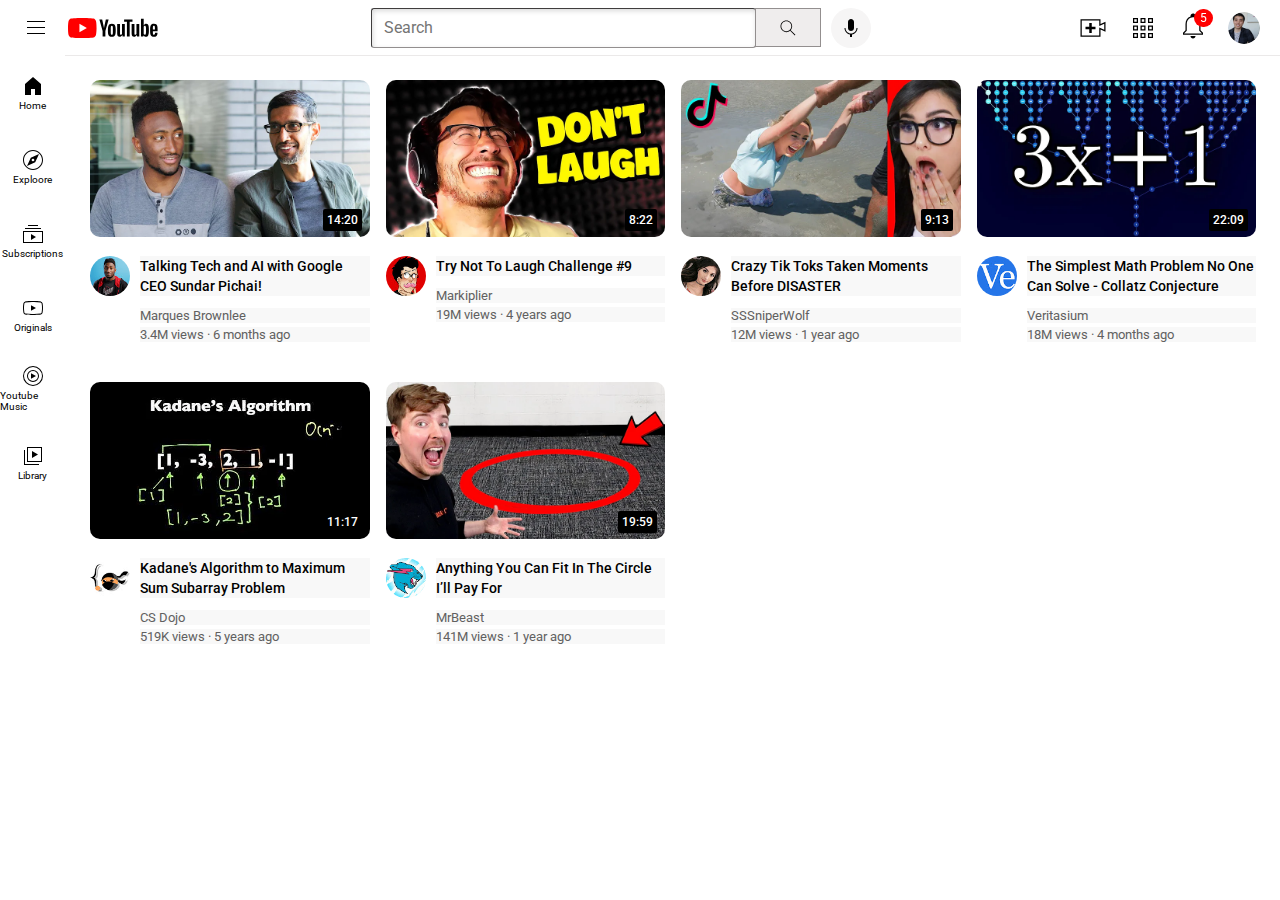
<file: index.html>
<!DOCTYPE html>
<html lang="en">
<head>
    <meta charset="UTF-8">
    <meta name="viewport" content="width=device-width, initial-scale=1.0">
    <title>Youtubedecoy</title>
    <link rel="preconnect" href="https://fonts.googleapis.com">
    <link rel="preconnect" href="https://fonts.gstatic.com" crossorigin>
    <link href="https://fonts.googleapis.com/css2?family=Roboto:ital,wght@0,100..900;1,100..900&display=swap" rel="stylesheet">
    <link rel="stylesheet" href="style/general.css">
    <link rel="stylesheet" href="style/header.css">
    <link rel="stylesheet" href="style/vid.css">
</head>
<body>
    <div class="header">
        <div class="leftsec">
            <img 
            class="hamburger-menu"
            src="icon/hamburger-menu.svg" alt="">
            <img 
            class="youtube-logo"
            src="icon/youtube-logo.svg  " alt="">
        </div>
        
        <div class="midsec">
                    <input class="see" type="text"
         placeholder="Search">
         <button class="search">
            <img 
            class="sicon" src="icon/search.svg" alt="">
            <div class="tooltip">Search</div>
         </button>
         <button class="vsearch">
            <img class="vsicon" src="icon/voice-search-icon.svg" alt="">
            <div class="tooltip">Search with your voice</div>
         </button>
        </div>

        <div class="rightsec"> 
            <div class="create">
            <img 
            class="upload"
            src="icon/upload.svg" alt="">
            <div class="tooltip">Create</div>
            </div>
            
            <div class="create">
            <img 
            class="youtube-apps"
            src="icon/youtube-apps.svg" alt="">
            <div class="tooltip">Youtube Apps</div>
            </div>

            <div class="create">
                <div class="noteicon">
            <img 
            class="notifications"
            src="icon/notifications.svg" alt="">
                    <div class="notecount">5</div>
                    <div class="tooltip">Notification</div>
            </div>
            </div>
            
            <img 
            class="my-channel"
            src="icon/my-channel.jpeg" alt="">
            

        </div>
    </div>

    <div class="sidebar">
        <div class="sidelink">
            <img src="icon/home.svg" alt="">
            <div>Home</div>
        </div>
        <div class="sidelink">
            <img src="icon/explore.svg" alt="">
            <div>Exploore</div>
        </div>
        <div class="sidelink">
            <img src="icon/subscriptions.svg" alt="">
            <div>Subscriptions</div>
        </div>
        <div class="sidelink">
            <img src="icon/originals.svg" alt="">
            <div>Originals</div>
        </div>
        <div class="sidelink">
            <img src="icon/youtube-music.svg" alt="">
            <div>Youtube Music</div>
        </div>
        <div class="sidelink">
            <img src="icon/library.svg" alt="">
            <div>Library</div>
        </div>
    </div>
    <!-- -->
 <div class="vidgrid">
        <div class="divex"> 
        <div class="thumb">
            <img class="pic" src="pictures/yt1.webp" alt="">
            <div class="vidtime">14:20</div>
        </div>
        <div class="vidingrid">
        <div class="channelpic">
            <img class="profile" 
            src="channelpict/channel-1.jpeg" alt="">
            </div>
         <div class="vidinfo">
            <p class="yt1">   
             Talking Tech and AI with Google CEO Sundar Pichai!
            </p>
            <p class="yt2"> Marques Brownlee</p>
            <p class="yt3"> 
                3.4M views · 6 months ago 
            </p>
          </div>
         </div>
        </div>
         <div class="divex">
        <div class="thumb">
            <img class="pic" src="pictures/yt2.webp" alt="">
            <div class="vidtime">8:22</div>
        </div>
        <div class="vidingrid">
        <div class="channelpic">
            <img class="profile" 
            src="channelpict/channel-2.jpeg" alt="">
        </div>
         <div class="vidinfo">
            <p class="yt1">   
             Try Not To Laugh Challenge #9
            </p>
            <p class="yt2">Markiplier</p>
            <p class="yt3"> 
                19M views · 4 years ago
            </p>
          </div>
         </div>
     </div>
    <div class="divex"> 
        <div class="thumb">
            <img class="pic" src="pictures/thumbnail-3.webp" alt="">
            <div class="vidtime">9:13</div>
        </div>
        <div class="vidingrid">
        <div class="channelpic">
            <img class="profile" 
            src="channelpict/channel-3.jpeg" alt="">
            </div>
         <div class="vidinfo">
            <p class="yt1">   
              Crazy Tik Toks Taken Moments Before DISASTER

            </p>
            <p class="yt2"> SSSniperWolf</p>
            <p class="yt3"> 
              
12M views · 1 year ago
            </p>
          </div>
         </div>
     </div>
    
        <div class="divex">
        <div class="thumb">
            <img class="pic" src="pictures/thumbnail-4.webp" alt="">
            <div class="vidtime">22:09</div>
        </div>
        <div class="vidingrid">
        <div class="channelpic">
            <img class="profile" 
            src="channelpict/channel-4.jpeg" alt="">
        </div>
         <div class="vidinfo">
            <p class="yt1">   
             The Simplest Math Problem No 
             One Can Solve - Collatz Conjecture
            </p>
            <p class="yt2">Veritasium</p>
            <p class="yt3">
            18M views · 4 months ago
            </p>
          </div>
         </div>
     </div>
    <div class="divex"> 
        <div class="thumb">
            <img class="pic" src="pictures/thumbnail-5.webp" alt="">
            <div class="vidtime">11:17</div>
        </div>
        <div class="vidingrid">
        <div class="channelpic">
            <img class="profile" 
            src="channelpict/channel-5.jpeg" alt="">
            </div>
         <div class="vidinfo">
            <p class="yt1">   
             Kadane's Algorithm to Maximum Sum Subarray Problem
            </p>
            <p class="yt2"> CS Dojo</p>
            <p class="yt3"> 
            519K views · 5 years ago 
            </p>
          </div>
         </div>
     </div>
    
        <div class="divex">
        <div class="thumb">
            <img class="pic" src="pictures/thumbnail-6.webp" alt="">
            <div class="vidtime">19:59</div>
        </div>
        <div class="vidingrid">
        <div class="channelpic">
            <img class="profile" 
            src="channelpict/channel-6.jpeg" alt="">
        </div>
         <div class="vidinfo">
            <p class="yt1">   
        Anything You Can Fit In 
        The Circle I’ll Pay For
            </p>
            <p class="yt2">MrBeast</p>
            <p class="yt3"> 
                141M views · 1 year ago
            </p>
          </div>
         </div>
     </div>
    </div>
       
</body>
</html>
</file>
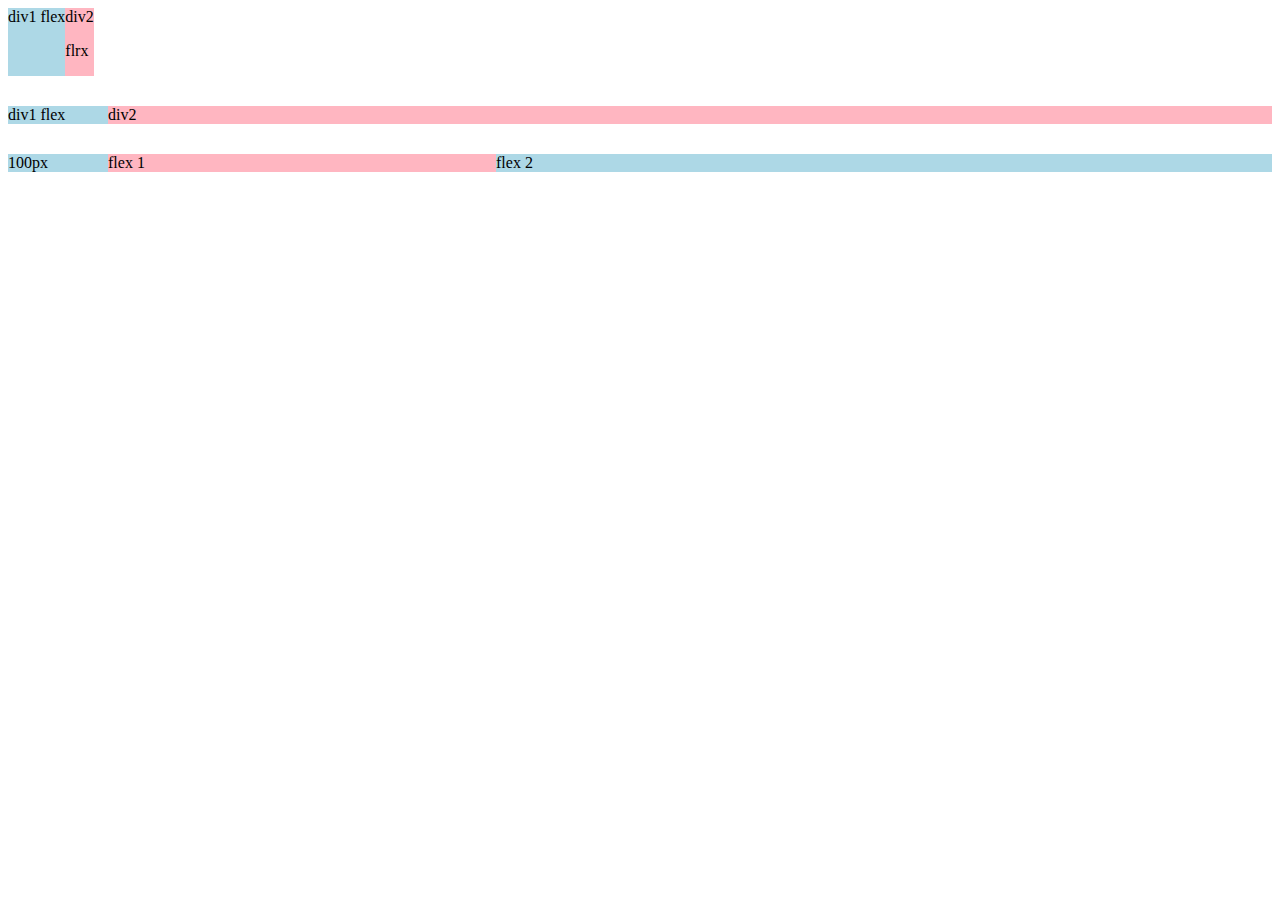
<file: flex.html>
<!DOCTYPE html>
<html lang="en">
<head>
    <meta charset="UTF-8">
    <meta name="viewport" content="width=device-width, initial-scale=1.0">
    <title>flexbox</title>
</head>
<body>
    <div style="
        display: flex;
        flex-direction: row;">
    <div style="background-color: lightblue;">div1 flex</div>
    <div style="background-color: lightpink;">div2<p>flrx</p></div>
    </div>
    <div style="
        display: flex;
        flex-direction: row;
        margin-top: 30px;">
    <div style="
    width: 100px;
    background-color: lightblue;">div1 flex</div>
    <div style="
    flex: 1;
    background-color: lightpink;">div2</div>
    </div>
    <div style="
        display: flex;
        flex-direction: row;
        margin-top: 30px;">
        <div style="
    width: 100px;
    background-color: lightblue;"
    >100px</div>
    <div style="
    flex: 1;
    background-color: lightpink;
    ">flex 1</div>
    <div style="
    flex: 2;
    background-color: lightblue;
    ">flex 2</div>
    </div>
</body>
</html>
</file>
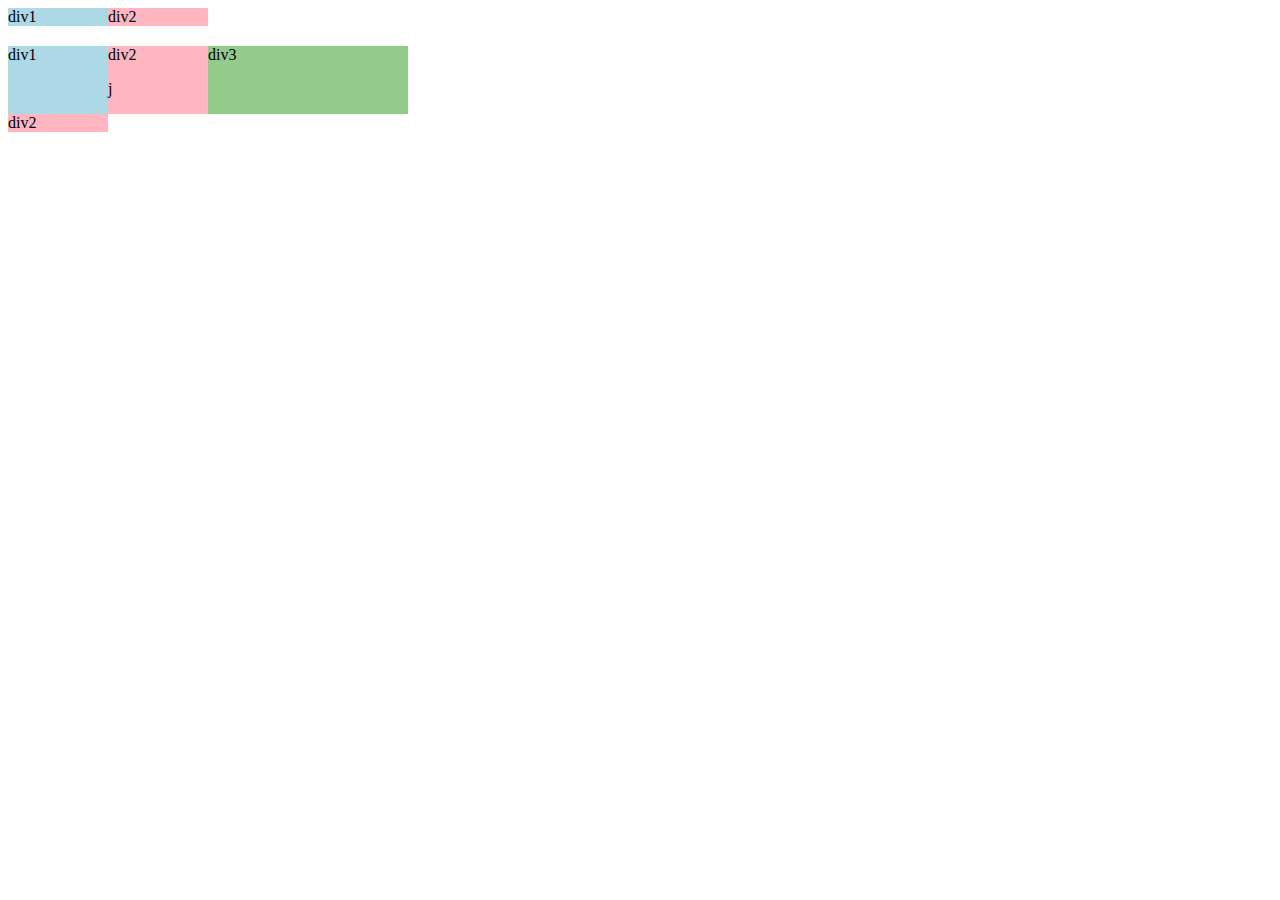
<file: grid.html>
<!DOCTYPE html>
<html lang="en">
<head>
    <meta charset="UTF-8">
    <meta name="viewport" content="width=device-width, initial-scale=1.0">
    <title>Grid</title>

</head>
<body>
    <div style="
        display: grid;
        grid-template-columns: 100px 100px;">
        <div style="background-color: lightblue;">div1</div>
        <div style="background-color: lightpink;">div2</div>
    </div>
   
    <div style="
        margin-top: 20px;
        display: grid;
        grid-template-columns: 100px 100px 200px;">
        <div style="background-color: lightblue;">div1</div>
        <div style="background-color: lightpink;">div2 <p>j</p></div>
        <div style="background-color: rgb(148, 203, 140);">div3</div>
        <div style="background-color: lightpink;">div2</div>
    </div>
</body>
</html>
</file>
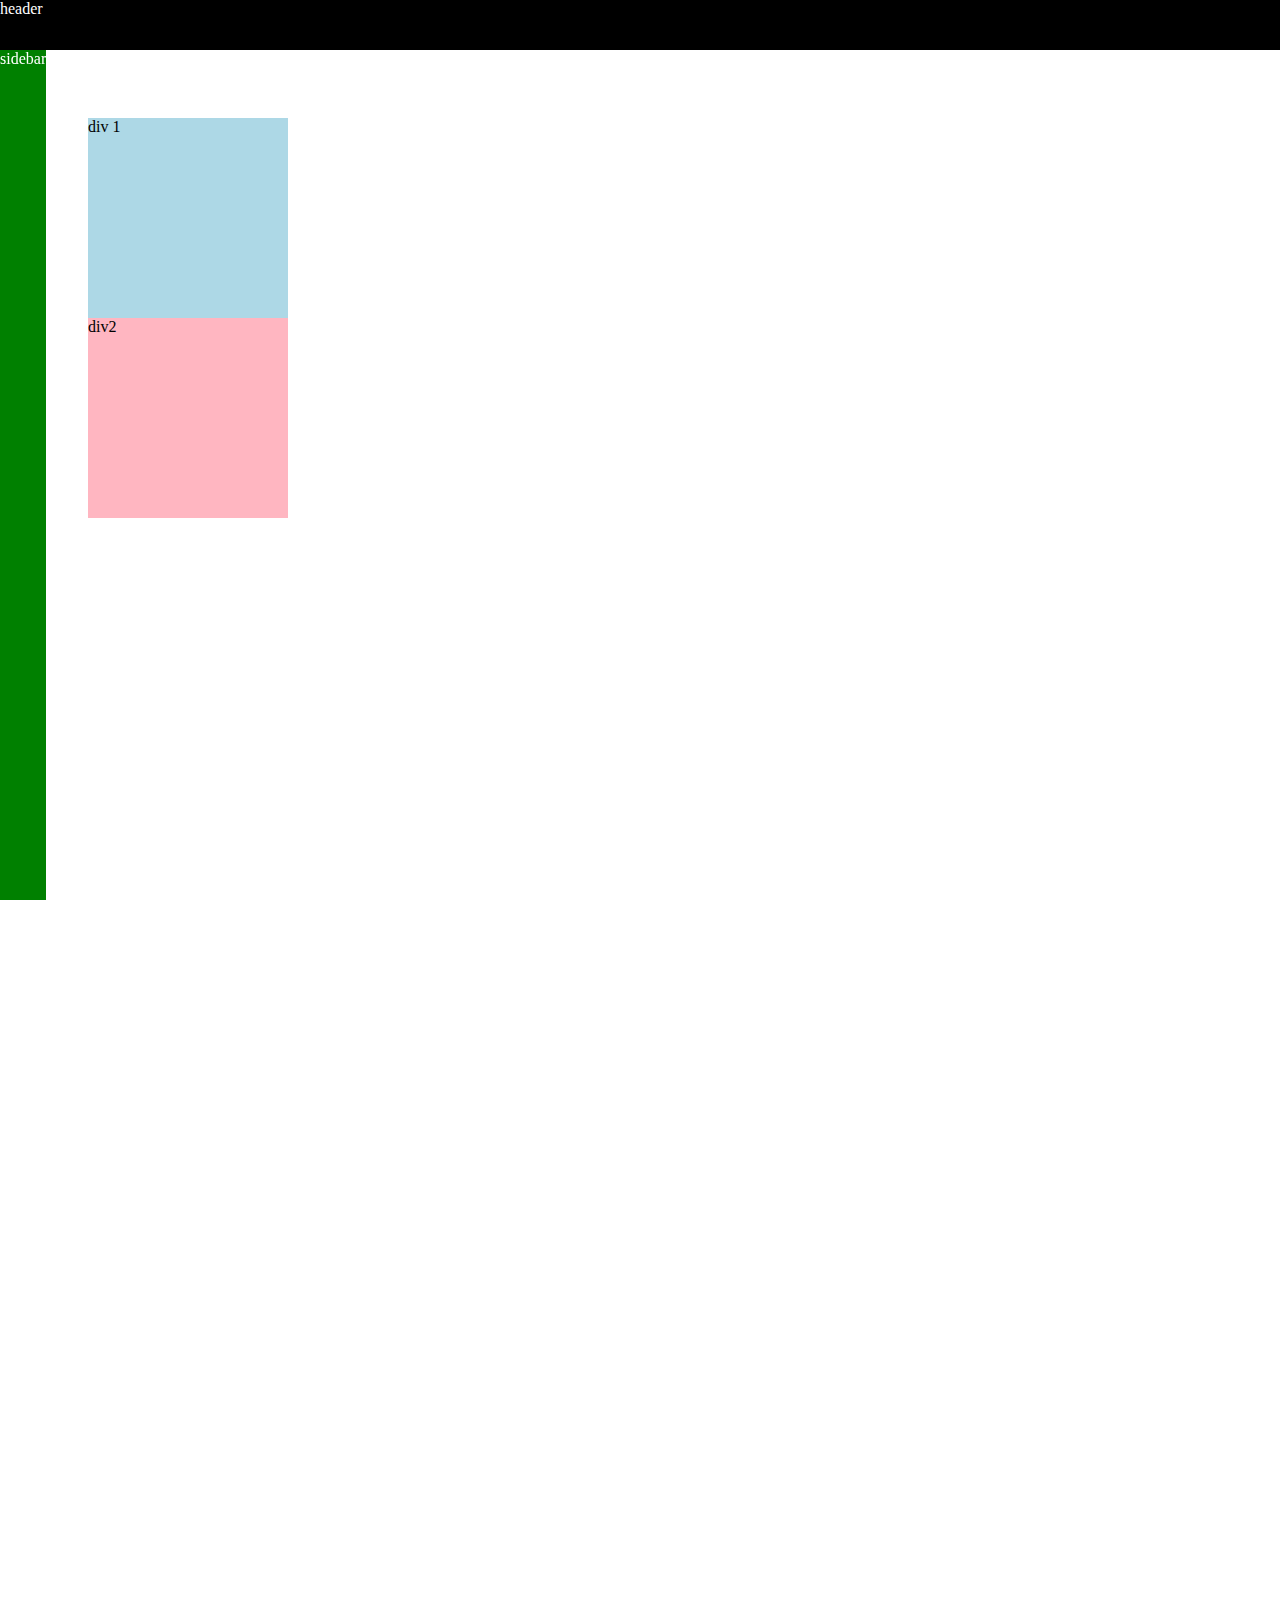
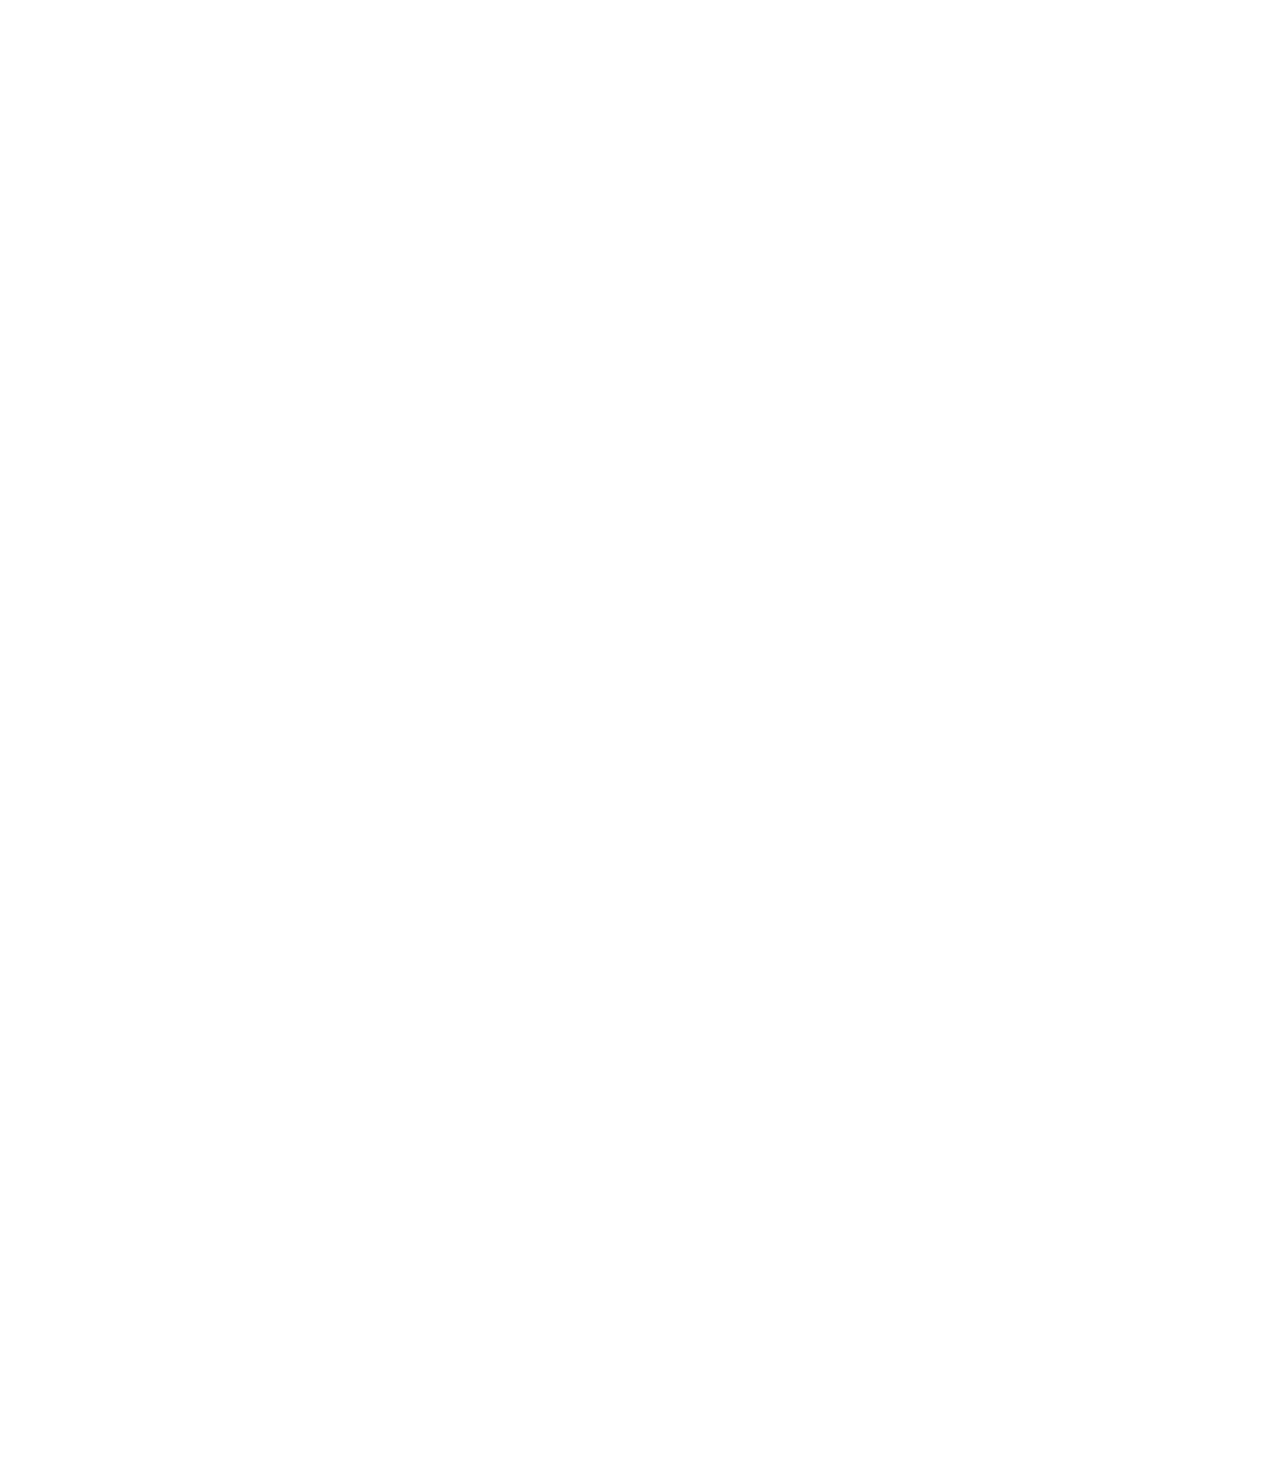
<file: position.html>
<!DOCTYPE html>
<html lang="en">
<head>
    <meta charset="UTF-8">
    <meta name="viewport" content="width=device-width, initial-scale=1.0">
    <title>Positiontime</title>
</head>
<body style="
height: 3000px;
padding-top: 50px;
padding-left: 80px;
">
    <div style="
     background-color: black;
     color: white;
     position: fixed;
     top: 0px;
     right: 0;
     left: 0;
     height: 50px;
     ">header</div>



    <div style="
    background-color: lightblue;
    height: 200px;
    width: 200px;
    position: static;
    margin-top: 60px;
    ">div 1</div>
    <div style=
    "
    background-color: lightpink;
    height: 200px;
    width: 200px;
    ">
        div2
    </div>

         <div style="
     background-color: green;
     position: fixed;
     color: white;
     top:50px;
     left: 0;
     bottom: 0;
     ">sidebar</div>
     
</body>
</html>
</file>
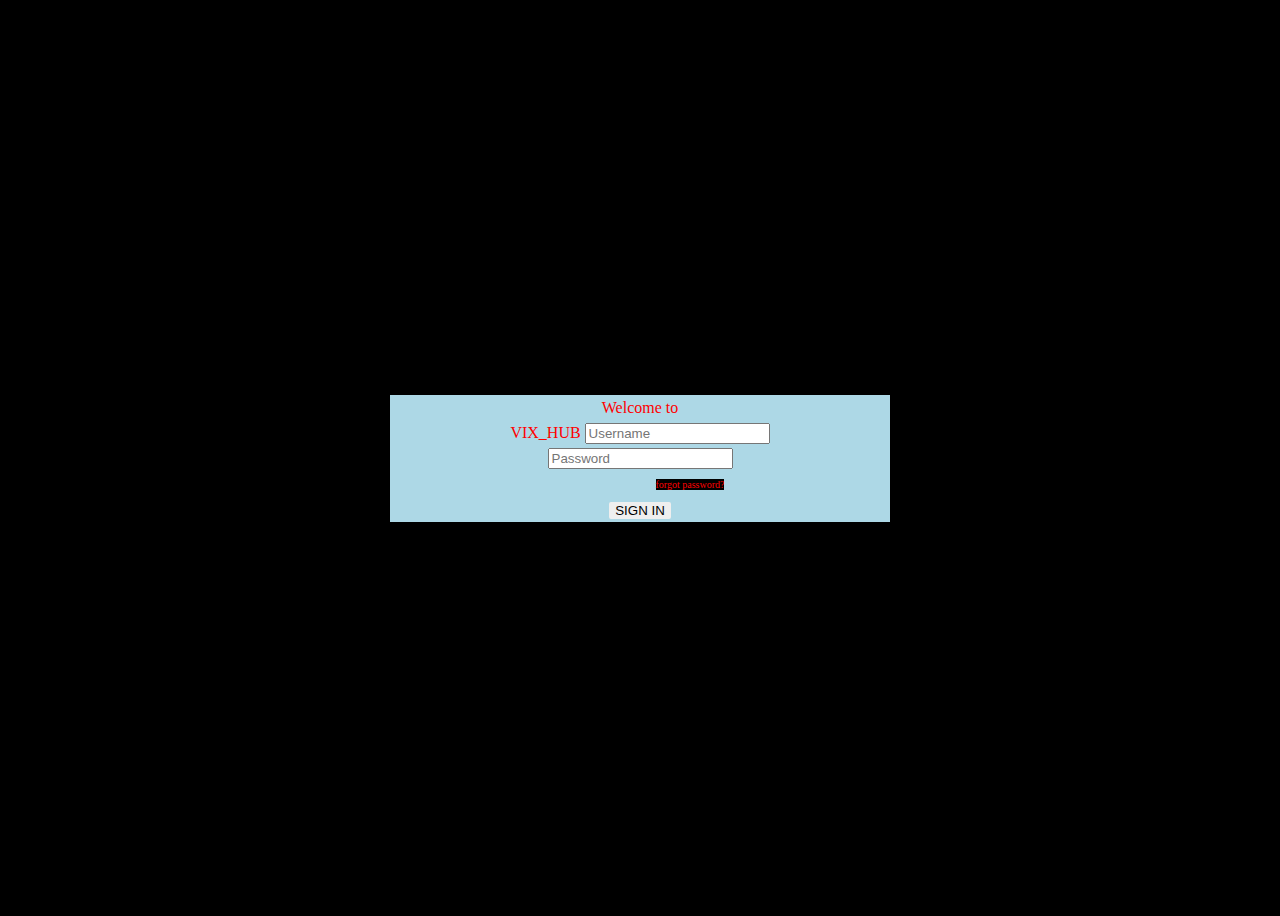
<file: tiktok.html>
<!DOCTYPE html>
<html lang="en">
<head>
    <title>Document</title>
    <link rel="stylesheet" href="tiktok.css">
</head>
<body>

    <div class="container">
  <div class="box"> 
    Welcome to <br>
    VIX_HUB
    
    <input type="text" placeholder="Username">
    <br>
    <input type="text" placeholder="Password">
    <br>
    <span style="
    position: relative;
    font-size: 10px;
    left: 50px;
    background-color: black;
    cursor: pointer;
    ">
        forgot password?
    </span>
    <br>
    <button style="
    border: none;
    border-radius: 2px ;
    cursor: pointer;
    ">
        SIGN IN
    </button>
  </div>
</div>

</body>
</html>
</file>
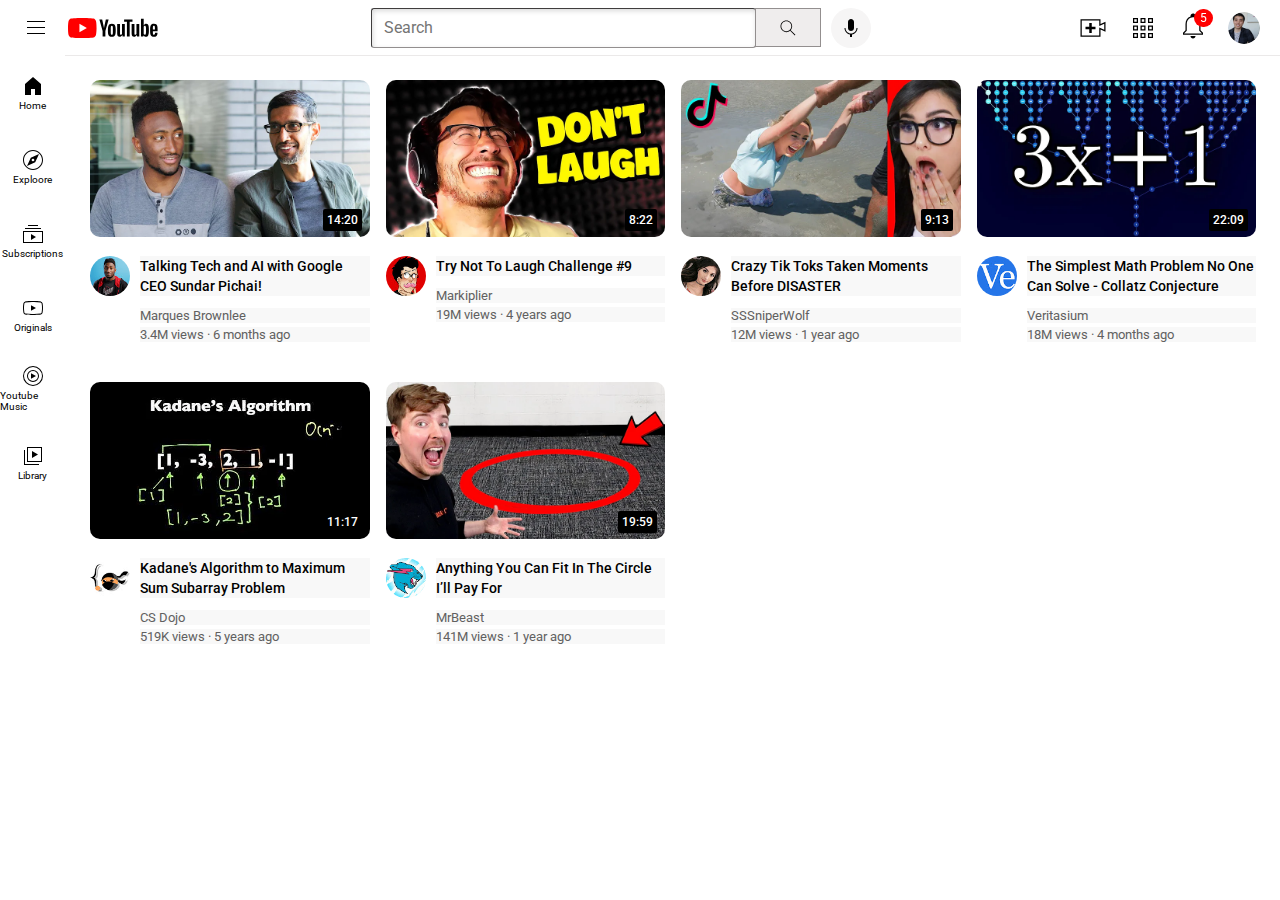
<file: Youtube.html>
<!DOCTYPE html>
<html lang="en">
<head>
    <meta charset="UTF-8">
    <meta name="viewport" content="width=device-width, initial-scale=1.0">
    <title>Youtubedecoy</title>
    <link rel="preconnect" href="https://fonts.googleapis.com">
    <link rel="preconnect" href="https://fonts.gstatic.com" crossorigin>
    <link href="https://fonts.googleapis.com/css2?family=Roboto:ital,wght@0,100..900;1,100..900&display=swap" rel="stylesheet">
    <link rel="stylesheet" href="style/general.css">
    <link rel="stylesheet" href="style/header.css">
    <link rel="stylesheet" href="style/vid.css">
</head>
<body>
    <div class="header">
        <div class="leftsec">
            <img 
            class="hamburger-menu"
            src="icon/hamburger-menu.svg" alt="">
            <img 
            class="youtube-logo"
            src="icon/youtube-logo.svg  " alt="">
        </div>
        
        <div class="midsec">
                    <input class="see" type="text"
         placeholder="Search">
         <button class="search">
            <img 
            class="sicon" src="icon/search.svg" alt="">
            <div class="tooltip">Search</div>
         </button>
         <button class="vsearch">
            <img class="vsicon" src="icon/voice-search-icon.svg" alt="">
            <div class="tooltip">Search with your voice</div>
         </button>
        </div>

        <div class="rightsec"> 
            <div class="create">
            <img 
            class="upload"
            src="icon/upload.svg" alt="">
            <div class="tooltip">Create</div>
            </div>
            
            <div class="create">
            <img 
            class="youtube-apps"
            src="icon/youtube-apps.svg" alt="">
            <div class="tooltip">Youtube Apps</div>
            </div>

            <div class="create">
                <div class="noteicon">
            <img 
            class="notifications"
            src="icon/notifications.svg" alt="">
                    <div class="notecount">5</div>
                    <div class="tooltip">Notification</div>
            </div>
            </div>
            
            <img 
            class="my-channel"
            src="icon/my-channel.jpeg" alt="">
            

        </div>
    </div>

    <div class="sidebar">
        <div class="sidelink">
            <img src="icon/home.svg" alt="">
            <div>Home</div>
        </div>
        <div class="sidelink">
            <img src="icon/explore.svg" alt="">
            <div>Exploore</div>
        </div>
        <div class="sidelink">
            <img src="icon/subscriptions.svg" alt="">
            <div>Subscriptions</div>
        </div>
        <div class="sidelink">
            <img src="icon/originals.svg" alt="">
            <div>Originals</div>
        </div>
        <div class="sidelink">
            <img src="icon/youtube-music.svg" alt="">
            <div>Youtube Music</div>
        </div>
        <div class="sidelink">
            <img src="icon/library.svg" alt="">
            <div>Library</div>
        </div>
    </div>
    <!-- -->
 <div class="vidgrid">
        <div class="divex"> 
        <div class="thumb">
            <img class="pic" src="pictures/yt1.webp" alt="">
            <div class="vidtime">14:20</div>
        </div>
        <div class="vidingrid">
        <div class="channelpic">
            <img class="profile" 
            src="channelpict/channel-1.jpeg" alt="">
            </div>
         <div class="vidinfo">
            <p class="yt1">   
             Talking Tech and AI with Google CEO Sundar Pichai!
            </p>
            <p class="yt2"> Marques Brownlee</p>
            <p class="yt3"> 
                3.4M views · 6 months ago 
            </p>
          </div>
         </div>
        </div>
         <div class="divex">
        <div class="thumb">
            <img class="pic" src="pictures/yt2.webp" alt="">
            <div class="vidtime">8:22</div>
        </div>
        <div class="vidingrid">
        <div class="channelpic">
            <img class="profile" 
            src="channelpict/channel-2.jpeg" alt="">
        </div>
         <div class="vidinfo">
            <p class="yt1">   
             Try Not To Laugh Challenge #9
            </p>
            <p class="yt2">Markiplier</p>
            <p class="yt3"> 
                19M views · 4 years ago
            </p>
          </div>
         </div>
     </div>
    <div class="divex"> 
        <div class="thumb">
            <img class="pic" src="pictures/thumbnail-3.webp" alt="">
            <div class="vidtime">9:13</div>
        </div>
        <div class="vidingrid">
        <div class="channelpic">
            <img class="profile" 
            src="channelpict/channel-3.jpeg" alt="">
            </div>
         <div class="vidinfo">
            <p class="yt1">   
              Crazy Tik Toks Taken Moments Before DISASTER

            </p>
            <p class="yt2"> SSSniperWolf</p>
            <p class="yt3"> 
              
12M views · 1 year ago
            </p>
          </div>
         </div>
     </div>
    
        <div class="divex">
        <div class="thumb">
            <img class="pic" src="pictures/thumbnail-4.webp" alt="">
            <div class="vidtime">22:09</div>
        </div>
        <div class="vidingrid">
        <div class="channelpic">
            <img class="profile" 
            src="channelpict/channel-4.jpeg" alt="">
        </div>
         <div class="vidinfo">
            <p class="yt1">   
             The Simplest Math Problem No 
             One Can Solve - Collatz Conjecture
            </p>
            <p class="yt2">Veritasium</p>
            <p class="yt3">
            18M views · 4 months ago
            </p>
          </div>
         </div>
     </div>
    <div class="divex"> 
        <div class="thumb">
            <img class="pic" src="pictures/thumbnail-5.webp" alt="">
            <div class="vidtime">11:17</div>
        </div>
        <div class="vidingrid">
        <div class="channelpic">
            <img class="profile" 
            src="channelpict/channel-5.jpeg" alt="">
            </div>
         <div class="vidinfo">
            <p class="yt1">   
             Kadane's Algorithm to Maximum Sum Subarray Problem
            </p>
            <p class="yt2"> CS Dojo</p>
            <p class="yt3"> 
            519K views · 5 years ago 
            </p>
          </div>
         </div>
     </div>
    
        <div class="divex">
        <div class="thumb">
            <img class="pic" src="pictures/thumbnail-6.webp" alt="">
            <div class="vidtime">19:59</div>
        </div>
        <div class="vidingrid">
        <div class="channelpic">
            <img class="profile" 
            src="channelpict/channel-6.jpeg" alt="">
        </div>
         <div class="vidinfo">
            <p class="yt1">   
        Anything You Can Fit In 
        The Circle I’ll Pay For
            </p>
            <p class="yt2">MrBeast</p>
            <p class="yt3"> 
                141M views · 1 year ago
            </p>
          </div>
         </div>
     </div>
    </div>
       
</body>
</html>
</file>
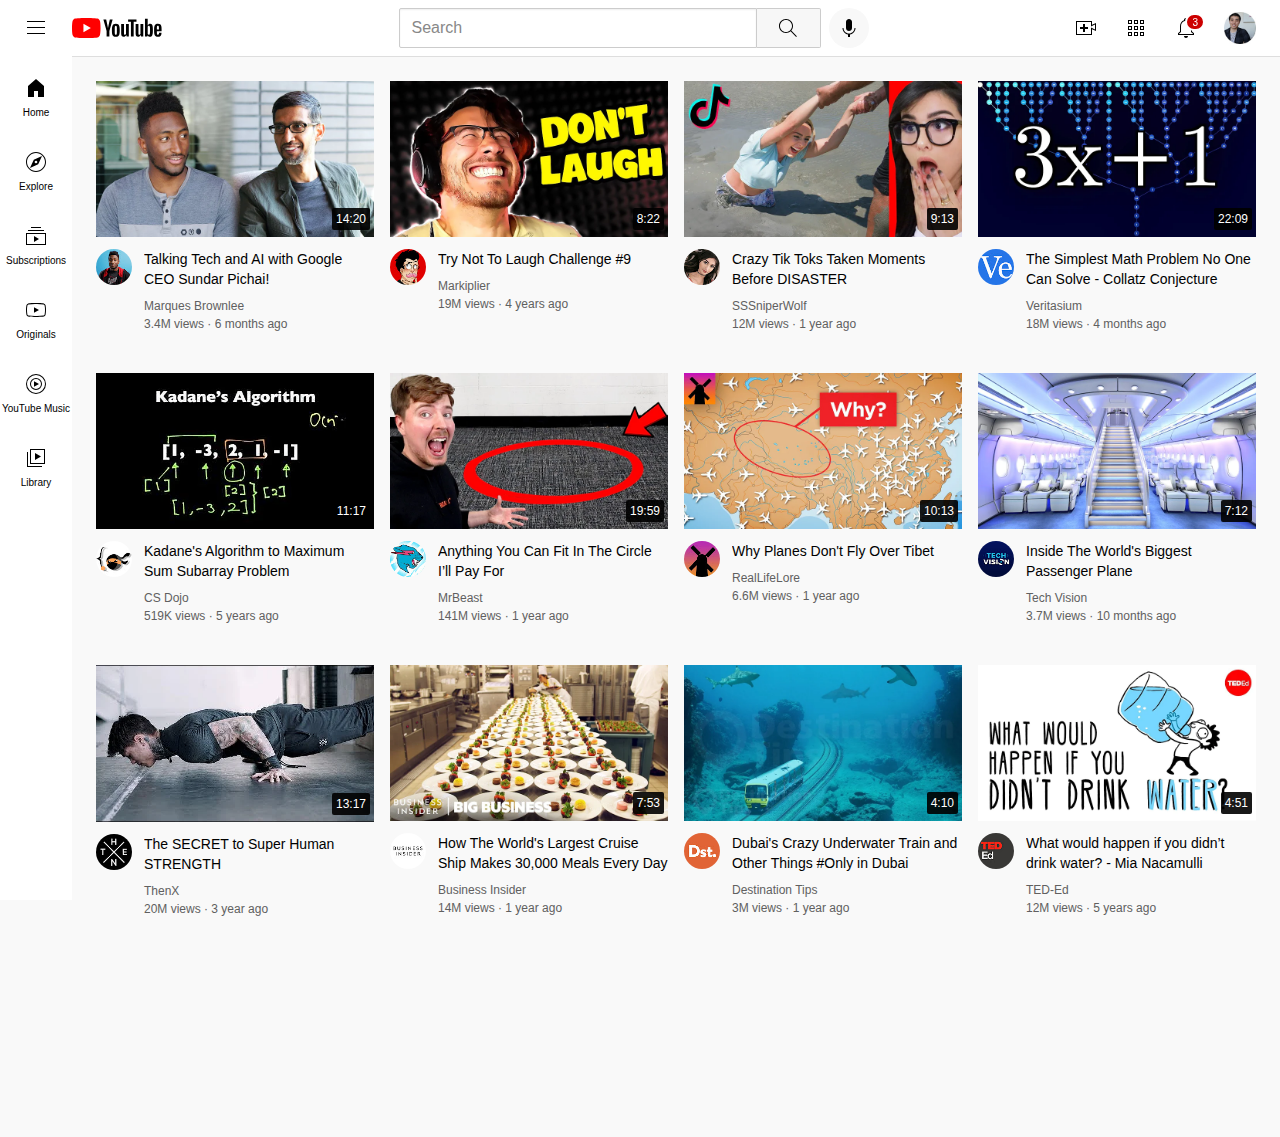
<file: icon/YouTube Exercise.html>
<!DOCTYPE html>
<!-- saved from url=(0042)https://supersimple.dev/exercises/youtube/ -->
<html><head><meta http-equiv="Content-Type" content="text/html; charset=UTF-8">
    <title>YouTube Exercise</title>
    <link rel="preconnect" href="https://fonts.googleapis.com/">
    <link rel="preconnect" href="https://fonts.gstatic.com/" crossorigin="">
    <link href="./YouTube Exercise_files/css2" rel="stylesheet">
    <style>
      * {
        box-sizing: border-box;
      }

      body {
        margin: 0;
      }

      .Exercises-YouTube {
        font-family: Roboto, Arial, sans-serif;
        padding-top: 57px;
        padding-left: 72px;
        background-color: rgb(249, 249, 249);
      }

      .header {
        display: flex;
        height: 57px;
        border-bottom: 1px solid rgb(222, 222, 222);
        margin-bottom: 20px;
        justify-content: space-between;
        align-items: center;

        position: fixed;
        top: 0;
        left: 0;
        right: 0;
        background-color: white;

        z-index: 100;
      }

      .left-section {
        display: flex;
        align-items: center;
      }

      .left-section .hamburger-menu {
        height: 24px;
        margin-left: 24px;
        margin-right: 24px;
        cursor: pointer;
      }

      .left-section .youtube-logo {
        height: 20px;
        cursor: pointer;
      }

      .middle-section {
        display: flex;
        align-items: center;
        flex: 1;
        max-width: 470px;
        margin-left: 60px;
      }

      .middle-section .search-button img {
        height: 24px;
      }

      .middle-section .voice-search {
        cursor: pointer;
        height: 40px;
        width: 40px;
        border-radius: 20px;
        border: none;
        background-color: rgb(248, 248, 248);

        display: flex;
        justify-content: center;
        align-items: center;
      }

      .middle-section .voice-search img {
        height: 24px;
      }

      .right-section {
        display: flex;
        align-items: center;
        width: 182px;
        justify-content: space-between;
        margin-right: 24px;
        margin-left: 29px;
        flex-shrink: 0;
      }

      .right-section .icon {
        cursor: pointer;
        height: 24px;
      }

      .right-section .my-channel {
        height: 32px;
        cursor: pointer;
      }

      .notification-count {
        background-color: rgb(204, 0, 0);
        border-radius: 80px;
        position: absolute;
        top: -3px;
        right: -7px;
        color: white;
        border: 2px solid white;
        display: flex;
        justify-content: center;
        align-items: center;
        font-size: 10px;
        padding: 1.5px 5px;
        pointer-events: none;
      }

      .search-bar {
        font-family: Roboto, Arial, sans-serif;
        height: 40px;
        flex: 1;
        width: 0;
        min-width: 0;
        padding-left: 12px;
        font-size: 16px;
        -webkit-font-smoothing: antialiased;

        border: 1px solid rgb(204, 204, 204);
        border-top-left-radius: 2px;
        border-bottom-left-radius: 2px;

        box-shadow: inset 0px 1px 2px rgb(238, 238, 238)
      }

      .search-bar:focus {
        outline: 1px solid rgb(31, 92, 198);
        outline-offset: -1px;
      }

      .search-bar::placeholder {
        color: rgb(136, 136, 136);
        font-size: 16px;
        -webkit-font-smoothing: antialiased;
      }

      .search-button {
        height: 40px;
        width: 64px;

        border: 1px solid rgb(204, 204, 204);
        border-left: none;
        border-top-right-radius: 2px;
        border-bottom-right-radius: 2px;

        background-color: rgb(247, 247, 247);
        cursor: pointer;
        margin-right: 8px;

        display: flex;
        align-items: center;
        justify-content: center;
      }

      .search-button:hover {
        background-color: rgb(239, 239, 239);
      }

      .search-button:active {
        background-color: rgb(232, 232, 232);
      }

      .sidebar {
        position: fixed;
        left: 0;
        top: 56px;
        bottom: 0;

        background-color: white;
        width: 72px;
        padding-top: 4px;

        z-index: 200;
      }

      .sidebar-link {
        font-size: 10px;
        height: 74px;

        display: flex;
        flex-direction: column;
        justify-content: center;
        align-items: center;

        cursor: pointer;
      }

      .sidebar-link:hover {
        background-color: rgb(238, 238, 238);
      }

      .sidebar-link img {
        height: 24px;
        margin-bottom: 6.5px;
      }

      .tooltip {
        background-color: rgba(96, 96, 96, 0.9);
        color: white;
        font-size: 12px;
        padding: 8px;
        border-radius: 2px;
        position: absolute;

        bottom: -50px;

        opacity: 0;
        transition: opacity 0.15s;
        pointer-events: none;
        white-space: nowrap;
      }

      .tooltip-container {
        position: relative;
        display: flex;
        justify-content: center;
      }

      .tooltip-container:hover .tooltip {
        opacity: 1;
      }

      main {
        min-height: 120vh;
      }

      .video-grid {
        display: grid;
        grid-template-columns: 1fr 1fr;
        column-gap: 8px;
        row-gap: 22px;
        padding: 20px;
      }

      @media (min-width: 870px) and (max-width: 1124px) {
        .video-grid {
          grid-template-columns: 1fr 1fr 1fr;
        }
      }

      @media (min-width: 1125px) {
        .video-grid {
          grid-template-columns: 1fr 1fr 1fr 1fr;
        }
      }

      .thumbnail {
        width: 100%;
      }

      .video-title {
        margin-top: 8px;
        font-size: 14px;
        font-weight: 500;
        width: 100%;
        line-height: 20px;
        margin-bottom: 0;

        overflow: hidden;
        display: -webkit-box;
        -webkit-line-clamp: 2;
        -webkit-box-orient: vertical;
        text-overflow: ellipsis;
      }

      .channel-name,
      .video-stats {
        font-size: 12px;
        color: rgb(96, 96, 96);
      }

      .channel-name {
        margin-top: 10px;
        margin-bottom: 0;
      }

      .video-stats {
        margin-top: 4px;
      }

      .channel-link {
        text-decoration: none;
        color: inherit;
      }

      .video-link {
        text-decoration: none;
        color: black;
      }

      .video-card {
        padding: 4px;
        vertical-align: top;
      }

      .video-info-grid {
        display: grid;
        grid-template-columns: 48px 1fr;
      }

      .channel-profile-pic img {
        width: 36px;
        border-radius: 36px;
        margin-top: 8px;
      }

      .thumbnail-container {
        position: relative;
      }

      .video-time {
        position: absolute;
        bottom: 11px;
        right: 4px;

        color: white;
        background-color: rgba(0, 0, 0, 0.9);
        font-size: 12px;
        padding: 4px;
        border-radius: 2px;
        font-weight: 500;
      }
    </style>
  </head>
  <body>
    <div class="Exercises-YouTube">
      <header class="header">
        <div class="left-section">
          <img class="hamburger-menu" src="./YouTube Exercise_files/hamburger-menu.svg">
          <img class="youtube-logo" src="./YouTube Exercise_files/youtube-logo.svg">
        </div>

        <div class="middle-section">
          <input class="search-bar" type="text" placeholder="Search">
          <button class="search-button tooltip-container">
            <img src="./YouTube Exercise_files/search.svg">
            <div class="tooltip">Search</div>
          </button>
          <button class="voice-search tooltip-container">
            <img src="./YouTube Exercise_files/voice-search-icon.svg">
            <div class="tooltip">Search with your voice</div>
          </button>
        </div>

        <div class="right-section">
          <div class="tooltip-container">
            <img class="icon" src="./YouTube Exercise_files/upload.svg">
            <div class="tooltip">Create</div>
          </div>
          <div class="tooltip-container">
            <img class="icon" src="./YouTube Exercise_files/youtube-apps.svg">
            <div class="tooltip">YouTube apps</div>
          </div>
          <div class="tooltip-container">
            <img class="icon" src="./YouTube Exercise_files/notifications.svg">
            <div class="notification-count">3</div>
            <div class="tooltip">Notifications</div>
          </div>
          <img class="my-channel" src="./YouTube Exercise_files/my-channel.jpeg">
        </div>
      </header>

      <nav class="sidebar">
        <div class="sidebar-link">
          <img src="./YouTube Exercise_files/home.svg">
          <div>Home</div>
        </div>
        <div class="sidebar-link">
          <img src="./YouTube Exercise_files/explore.svg">
          <div>Explore</div>
        </div>
        <div class="sidebar-link">
          <img src="./YouTube Exercise_files/subscriptions.svg">
          <div>Subscriptions</div>
        </div>
        <div class="sidebar-link">
          <img src="./YouTube Exercise_files/originals.svg">
          <div>Originals</div>
        </div>
        <div class="sidebar-link">
          <img src="./YouTube Exercise_files/youtube-music.svg">
          <div>YouTube Music</div>
        </div>
        <div class="sidebar-link">
          <img src="./YouTube Exercise_files/library.svg">
          <div>Library</div>
        </div>
      </nav>

      <main>
        <section class="video-grid">
          <div class="video-card">
            <div class="thumbnail-container">
              <a href="https://www.youtube.com/watch?v=n2RNcPRtAiY">
                <img class="thumbnail" src="./YouTube Exercise_files/thumbnail-1.webp">
              </a>
              <div class="video-time">14:20</div>
            </div>
            <div class="video-info-grid">
              <div class="channel-profile-pic">
                <a href="https://www.youtube.com/c/mkbhd">
                  <img src="./YouTube Exercise_files/channel-1.jpeg">
                </a>
              </div>
              <div class="video-info">
                <p class="video-title">
                  <a class="video-link" href="https://www.youtube.com/watch?v=n2RNcPRtAiY">
                    Talking Tech and AI with Google CEO Sundar Pichai!
                  </a>
                </p>
                <p class="channel-name">
                  <a class="channel-link" href="https://www.youtube.com/c/mkbhd">
                    Marques Brownlee
                  </a>
                </p>
                <p class="video-stats">
                  3.4M views · 6 months ago
                </p>
              </div>
            </div>
          </div>

          <div class="video-card">
            <div class="thumbnail-container">
              <a href="https://www.youtube.com/watch?v=mP0RAo9SKZk">
                <img class="thumbnail" src="./YouTube Exercise_files/thumbnail-2.webp">
              </a>
              <div class="video-time">8:22</div>
            </div>
            <div class="video-info-grid">
              <div class="channel-profile-pic">
                <a href="https://www.youtube.com/c/markiplier">
                  <img src="./YouTube Exercise_files/channel-2.jpeg">
                </a>
              </div>
              <div class="video-info">
                <p class="video-title">
                  <a class="video-link" href="https://www.youtube.com/watch?v=mP0RAo9SKZk">
                    Try Not To Laugh Challenge #9
                  </a>
                </p>
                <p class="channel-name">
                  <a class="channel-link" href="https://www.youtube.com/c/markiplier">
                    Markiplier
                  </a>
                </p>
                <p class="video-stats">
                  19M views · 4 years ago
                </p>
              </div>
            </div>
          </div>

          <div class="video-card">
            <div class="thumbnail-container">
              <a href="https://www.youtube.com/watch?v=FgjPQQeTh1w">
                <img class="thumbnail" src="./YouTube Exercise_files/thumbnail-3.webp">
              </a>
              <div class="video-time">9:13</div>
            </div>
            <div class="video-info-grid">
              <div class="channel-profile-pic">
                <a href="https://www.youtube.com/user/SSSniperWolf">
                  <img src="./YouTube Exercise_files/channel-3.jpeg">
                </a>
              </div>
              <div class="video-info">
                <p class="video-title">
                  <a class="video-link" href="https://www.youtube.com/watch?v=FgjPQQeTh1w">
                    Crazy Tik Toks Taken Moments Before DISASTER
                  </a>
                </p>
                <p class="channel-name">
                  <a class="channel-link" href="https://www.youtube.com/user/SSSniperWolf">
                    SSSniperWolf
                  </a>
                </p>
                <p class="video-stats">
                  12M views · 1 year ago
                </p>
              </div>
            </div>
          </div>

          <div class="video-card">
            <div class="thumbnail-container">
              <a href="https://www.youtube.com/watch?v=094y1Z2wpJg">
                <img class="thumbnail" src="./YouTube Exercise_files/thumbnail-4.webp">
              </a>
              <div class="video-time">22:09</div>
            </div>
            <div class="video-info-grid">
              <div class="channel-profile-pic">
                <a href="https://www.youtube.com/c/veritasium">
                  <img src="./YouTube Exercise_files/channel-4.jpeg">
                </a>
              </div>
              <div class="video-info">
                <p class="video-title">
                  <a class="video-link" href="https://www.youtube.com/watch?v=094y1Z2wpJg">
                    The Simplest Math Problem No One Can Solve - Collatz Conjecture
                  </a>
                </p>
                <p class="channel-name">
                  <a class="channel-link" href="https://www.youtube.com/c/veritasium">
                    Veritasium
                  </a>
                </p>
                <p class="video-stats">
                  18M views · 4 months ago
                </p>
              </div>
            </div>
          </div>

          <div class="video-card">
            <div class="thumbnail-container">
              <a href="https://www.youtube.com/watch?v=86CQq3pKSUw">
                <img class="thumbnail" src="./YouTube Exercise_files/thumbnail-5.webp">
              </a>
              <div class="video-time">11:17</div>
            </div>
            <div class="video-info-grid">
              <div class="channel-profile-pic">
                <a href="https://www.youtube.com/c/CSDojo">
                  <img src="./YouTube Exercise_files/channel-5.jpeg">
                </a>
              </div>
              <div class="video-info">
                <p class="video-title">
                  <a class="video-link" href="https://www.youtube.com/watch?v=86CQq3pKSUw">
                    Kadane's Algorithm to Maximum Sum Subarray Problem
                  </a>
                </p>
                <p class="channel-name">
                  <a class="channel-link" href="https://www.youtube.com/c/CSDojo">
                    CS Dojo
                  </a>
                </p>
                <p class="video-stats">
                  519K views · 5 years ago
                </p>
              </div>
            </div>
          </div>

          <div class="video-card">
            <div class="thumbnail-container">
              <a href="https://www.youtube.com/watch?v=yXWw0_UfSFg">
                <img class="thumbnail" src="./YouTube Exercise_files/thumbnail-6.webp">
              </a>
              <div class="video-time">19:59</div>
            </div>
            <div class="video-info-grid">
              <div class="channel-profile-pic">
                <a href="https://www.youtube.com/channel/UCX6OQ3DkcsbYNE6H8uQQuVA">
                  <img src="./YouTube Exercise_files/channel-6.jpeg">
                </a>
              </div>
              <div class="video-info">
                <p class="video-title">
                  <a class="video-link" href="https://www.youtube.com/watch?v=yXWw0_UfSFg">
                    Anything You Can Fit In The Circle I’ll Pay For
                  </a>
                </p>
                <p class="channel-name">
                  <a class="channel-link" href="https://www.youtube.com/channel/UCX6OQ3DkcsbYNE6H8uQQuVA">
                    MrBeast
                  </a>
                </p>
                <p class="video-stats">
                  141M views · 1 year ago
                </p>
              </div>
            </div>
          </div>

          <div class="video-card">
            <div class="thumbnail-container">
              <a href="https://www.youtube.com/watch?v=fNVa1qMbF9Y">
                <img class="thumbnail" src="./YouTube Exercise_files/thumbnail-7.webp">
              </a>
              <div class="video-time">10:13</div>
            </div>
            <div class="video-info-grid">
              <div class="channel-profile-pic">
                <a href="https://www.youtube.com/channel/UCP5tjEmvPItGyLhmjdwP7Ww">
                  <img src="./YouTube Exercise_files/channel-7.jpeg">
                </a>
              </div>
              <div class="video-info">
                <p class="video-title">
                  <a class="video-link" href="https://www.youtube.com/watch?v=fNVa1qMbF9Y">
                    Why Planes Don't Fly Over Tibet
                  </a>
                </p>
                <p class="channel-name">
                  <a class="channel-link" href="https://www.youtube.com/channel/UCP5tjEmvPItGyLhmjdwP7Ww">
                    RealLifeLore
                  </a>
                </p>
                <p class="video-stats">
                  6.6M views · 1 year ago
                </p>
              </div>
            </div>
          </div>

          <div class="video-card">
            <div class="thumbnail-container">
              <a href="https://www.youtube.com/watch?v=lFm4EM1juls">
                <img class="thumbnail" src="./YouTube Exercise_files/thumbnail-8.webp">
              </a>
              <div class="video-time">7:12</div>
            </div>
            <div class="video-info-grid">
              <div class="channel-profile-pic">
                <a href="https://www.youtube.com/channel/UCHAK6CyegY22Zj2GWrcaIxg">
                  <img src="./YouTube Exercise_files/channel-8.jpeg">
                </a>
              </div>
              <div class="video-info">
                <p class="video-title">
                  <a class="video-link" href="https://www.youtube.com/watch?v=lFm4EM1juls">
                    Inside The World's Biggest Passenger Plane
                  </a>
                </p>
                <p class="channel-name">
                  <a class="channel-link" href="https://www.youtube.com/channel/UCHAK6CyegY22Zj2GWrcaIxg">
                    Tech Vision
                  </a>
                </p>
                <p class="video-stats">
                  3.7M views · 10 months ago
                </p>
              </div>
            </div>
          </div>

          <div class="video-card">
            <div class="thumbnail-container">
              <a href="https://www.youtube.com/watch?v=ixmxOlcrlUc">
                <img class="thumbnail" src="./YouTube Exercise_files/thumbnail-9.webp">
              </a>
              <div class="video-time">13:17</div>
            </div>
            <div class="video-info-grid">
              <div class="channel-profile-pic">
                <a href="https://www.youtube.com/c/OFFICIALTHENXSTUDIOS">
                  <img src="./YouTube Exercise_files/channel-9.jpeg">
                </a>
              </div>
              <div class="video-info">
                <p class="video-title">
                  <a class="video-link" href="https://www.youtube.com/watch?v=ixmxOlcrlUc">
                    The SECRET to Super Human STRENGTH
                  </a>
                </p>
                <p class="channel-name">
                  <a class="channel-link" href="https://www.youtube.com/c/OFFICIALTHENXSTUDIOS">
                    ThenX
                  </a>
                </p>
                <p class="video-stats">
                  20M views · 3 year ago
                </p>
              </div>
            </div>
          </div>

          <div class="video-card">
            <div class="thumbnail-container">
              <a href="https://www.youtube.com/watch?v=R2vXbFp5C9o">
                <img class="thumbnail" src="./YouTube Exercise_files/thumbnail-10.webp">
              </a>
              <div class="video-time">7:53</div>
            </div>
            <div class="video-info-grid">
              <div class="channel-profile-pic">
                <a href="https://www.youtube.com/user/businessinsider">
                  <img src="./YouTube Exercise_files/channel-10.jpeg">
                </a>
              </div>
              <div class="video-info">
                <p class="video-title">
                  <a class="video-link" href="https://www.youtube.com/watch?v=R2vXbFp5C9o">
                    How The World's Largest Cruise Ship Makes 30,000 Meals Every Day
                  </a>
                </p>
                <p class="channel-name">
                  <a class="channel-link" href="https://www.youtube.com/user/businessinsider">
                    Business Insider
                  </a>
                </p>
                <p class="video-stats">
                  14M views · 1 year ago
                </p>
              </div>
            </div>
          </div>

          <div class="video-card">
            <div class="thumbnail-container">
              <a href="https://www.youtube.com/watch?v=0nZuYyXET3s">
                <img class="thumbnail" src="./YouTube Exercise_files/thumbnail-11.webp">
              </a>
              <div class="video-time">4:10</div>
            </div>
            <div class="video-info-grid">
              <div class="channel-profile-pic">
                <a href="https://www.youtube.com/c/Destinationtips">
                  <img src="./YouTube Exercise_files/channel-11.jpeg">
                </a>
              </div>
              <div class="video-info">
                <p class="video-title">
                  <a class="video-link" href="https://www.youtube.com/watch?v=0nZuYyXET3s">
                    Dubai's Crazy Underwater Train and Other Things #Only in Dubai
                  </a>
                </p>
                <p class="channel-name">
                  <a class="channel-link" href="https://www.youtube.com/c/Destinationtips">
                    Destination Tips
                  </a>
                </p>
                <p class="video-stats">
                  3M views · 1 year ago
                </p>
              </div>
            </div>
          </div>

          <div class="video-card">
            <div class="thumbnail-container">
              <a href="https://www.youtube.com/watch?v=9iMGFqMmUFs">
                <img class="thumbnail" src="./YouTube Exercise_files/thumbnail-12.webp">
              </a>
              <div class="video-time">4:51</div>
            </div>
            <div class="video-info-grid">
              <div class="channel-profile-pic">
                <a href="https://www.youtube.com/teded">
                  <img src="./YouTube Exercise_files/channel-12.jpeg">
                </a>
              </div>
              <div class="video-info">
                <p class="video-title">
                  <a class="video-link" href="https://www.youtube.com/watch?v=9iMGFqMmUFs">
                    What would happen if you didn’t drink water? - Mia Nacamulli
                  </a>
                </p>
                <p class="channel-name">
                  <a class="channel-link" href="https://www.youtube.com/teded">
                    TED-Ed
                  </a>
                </p>
                <p class="video-stats">
                  12M views · 5 years ago
                </p>
              </div>
            </div>
          </div>
        </section>
      </main>
    </div>
  
</body></html>
</file>
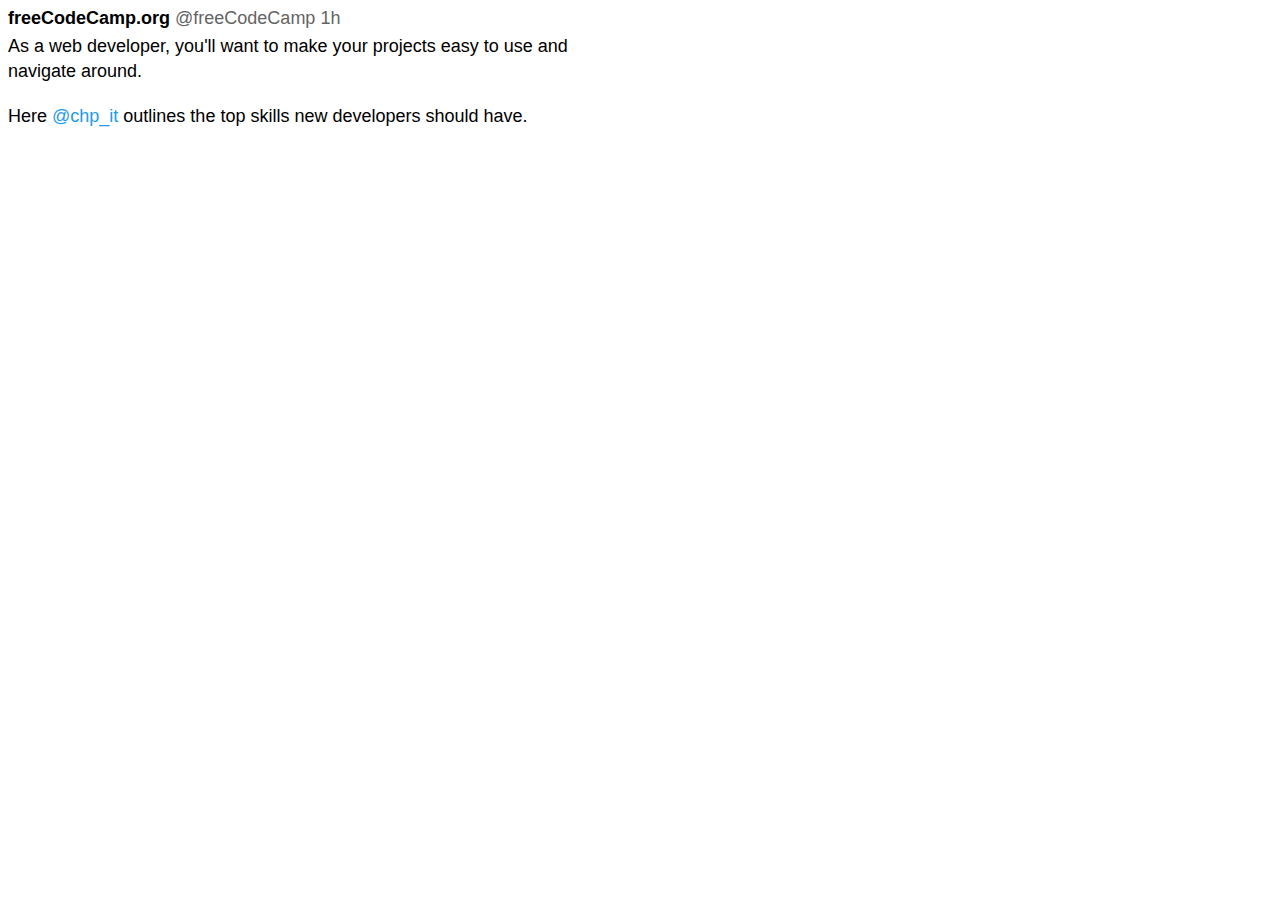
<file: style/practise/Exc1.html>
<!DOCTYPE html>
<html lang="en">
<head>
    <meta charset="UTF-8">
    <meta name="viewport" content="width=device-width, initial-scale=1.0">
    <title>practice</title>
 <style>
  p {
    font-family: Arial;
    font-size: 18px;
    margin-top: 0;
    margin-bottom: 0;
  }

  .tweet-header {
    margin-bottom: 5px;
  }

  .tweet-author {
    font-weight: bold;
  }

  .tweet-info {
    color: rgb(100, 100, 100);
  }

  .tweet {
    width: 600px;
    line-height: 25px;
    margin-bottom: 20px;
  }

  .twitter-handle {
    color: rgb(29, 155, 240);
  }
</style>
</head>
<body>
<p class="tweet-header">
  <span class="tweet-author">freeCodeCamp.org</span>
  <span class="tweet-info">@freeCodeCamp 1h</span>
</p>

<p class="tweet">
  As a web developer, you'll want to make your projects easy to use and navigate around.
</p>

<p class="tweet">
  Here <span class="twitter-handle">@chp_it</span> outlines the top skills new developers should have.
</p>
</body>
</html>
</file>
<file: style/general.css>
p{
            font-family: Roboto, arial;
            margin-top: 0;
            margin-bottom: 0;
            background-color: rgb(248, 248, 248);
        }
        body{
            margin: 0;
            padding-left: 90px;
            padding-top: 80px;
            padding-right: 24px;

        }
</file>
<file: style/header.css>
.header{
    height: 55px;


    display: flex;
    flex-direction: row;
    justify-content: space-between;
    align-items: center;

    position: fixed;
    top: 0;
    left: 0;
    right: 0;
    z-index: 100;

    background-color: white;
    border-bottom-width: 1px;
    border-bottom-style: solid;
    border-bottom-color: rgba(231, 229, 229, 0.849);

}

.leftsec{
    display: flex;
    align-items: center;
}
.hamburger-menu{
    height: 24px;
    margin-left: 24px;
    margin-right: 20px;
}
.youtube-logo{
    height: 20px;
}
.midsec{
    flex: 1;
    margin-right: 35px;
    margin-left: 70px;
    max-width: 500px;
    display: flex;
    align-items: center;
}
.see{
    flex: 1;
    height: 36px;
    padding-left: 12px;
    font-size: 16px;
    border-width: 1px;
    border-color: rgb(147, 143, 143);
    border-radius: 3px;
    box-shadow: inset 1px 2px 5px rgba(0, 0, 0, 0.15);
    width: 0;
}
.see::placeholder{
    font-family: Roboto, arial;
    font-size: 16px;

}
.search{
    height: 39px;
    width: 66px;
    background-color: rgb(239, 237, 237);
    border-width: 1px;
    border-style: solid;
    border-color:  rgb(147, 143, 143);
    margin-left: -1px;
    margin-right: 10px;
    
}

.search,
.vsearch,
.create
{
    position: relative;
    display: flex;
    justify-content: center;
    align-items: center;
}

.search .tooltip,
.vsearch .tooltip,
.create .tooltip
{
    font-family: roboto, arial;
    position: absolute;
    background-color: gray;
    color: white;
    padding-top: 4px;
    padding-bottom: 4px;
    padding-right: 8px;
    padding-left: 8px;
    border-radius: 2px;
    font-size: 12px;
    bottom: -30px;
    opacity: 0;
    transition:opacity 0.15s;
    pointer-events: none;
    white-space: nowrap;

}
.search:hover .tooltip,
.vsearch:hover .tooltip, 
.create:hover .tooltip{
opacity: 1;
}

.sicon{
    height: 20px;

}
.vsearch{
    height: 40px;
    width: 40px;
    border-radius: 20px;
    border: none;
    background-color: rgb(246, 245, 245);
}
.vsicon{
    height: 24px;
}
.rightsec{
    width: 182px;
    margin-right: 20px;
    margin-left: 29px;
    display: flex;
    align-items: center;
    justify-content: space-between;
    flex-shrink: 0;
}

.upload,
.youtube-apps,
.notifications{
    height: 30px;
}

.noteicon{
    position: relative;
}
.notecount{
    position: absolute;
    top: -2px;
    right: -5px;
    background-color: red;
    color: white;
    font-family: roboto, arial;
    font-size: 12px;
    padding-left: 6px;
    padding-right: 6px;
    padding-top: 2px;
    padding-bottom: 2px;
    border-radius: 10px;

}
.my-channel{
    height: 32px;
    border-radius: 16px;
}

.sidebar{
    position: fixed;
    bottom: 0;
    left: 0;
    top: 50px;
    background-color: rgb(255, 255, 255);
    width: 65px;
    z-index: 200;
    padding-top: 5px;
}
.sidelink{
    height: 74px;
    display: flex;
    justify-content: center;
    align-items: center;
    flex-direction: column;
    cursor: pointer;
}
.sidelink:hover{
    background-color: rgba(189, 189, 189, 0.454);
}
.sidebar img{
    height: 24px;
    margin-bottom: 2px;
}
.sidelink div{
    font-family: Roboto, arial;
    font-size: 9.8px;
}
</file>
<file: style/vid.css>
.pic{
            width: 100%; 
            border-radius: 10px;

        }

        .yt1{
            margin-top: 0;
            font-size: 14px;
            font-weight: 500;
            line-height: 20px;
            margin-bottom: 12px;
        }
        .yt2,
        .yt3{
            font-size: 13px;
            color: rgb(96, 96, 96);
        }
        .yt2{
            margin-bottom: 4px;
        }
        .profile{
            width: 40px;
            border-radius: 50px;
            cursor: pointer;

        }
        .thumb{
            margin-bottom: 15px;
            position: relative;
        }
         .vidingrid{
            display: grid;
            grid-template-columns: 50px 1fr;
        }
        .vidgrid{
            display: grid;
            grid-template-columns: 1fr 1fr 1fr;
            column-gap: 16px;
            row-gap: 40px;
        }

        @media (max-width: 750px) {
            .vidgrid{
                 grid-template-columns: 1fr 1fr;
            }
        }

        @media (min-width: 1000px) {
            .vidgrid{
                 grid-template-columns: 1fr 1fr 1fr 1fr;
            }
        }

        @media (min-width: 751px) and (max-width: 999px) {
            .vidgrid{
                 grid-template-columns: 1fr 1fr;
            }
        }

        .vidtime{
            font-family: roboto, arial;
            font-size: 12px;
            font-weight: 500;
            padding: 4px;
            border-radius: 2px;
            background-color:black;
            color: white;
            position: absolute;
            bottom: 10px;
            right: 8px;
        }
</file>
<file: tiktok.css>
body{
    background-color: black;

}

.midsec{
    display: flex;
    justify-content: center;
    align-items: center;
    height: 100vh;

}

.container {
  display: flex;
  justify-content: center; 
  align-items: center;     
  height: 100vh;          
  background-color: black;
}

.box {
  width: 500px;
  height: px;
  background-color: lightblue;
  text-align: center;
  line-height: 25px;
  color: red;
  position: absolute;
  
}
/*
.container {
  display: grid;
  place-items: center;
  height: 100vh;
}*/
</file>
